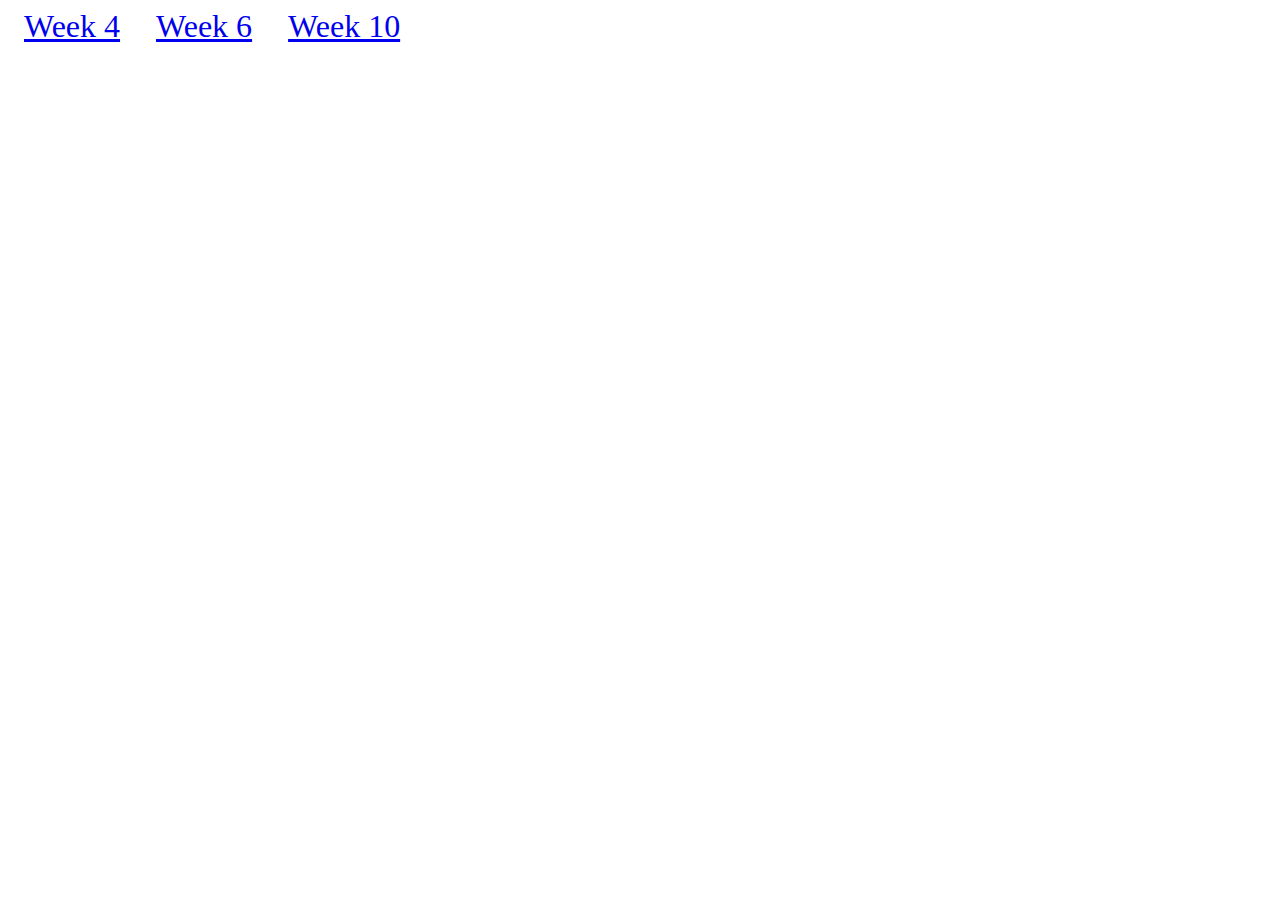
<file: index.html>
<!DOCTYPE html>
<html lang="en">
<head>
    <meta charset="UTF-8">
    <meta name="viewport" content="width=device-width, initial-scale=1.0">
    <meta http-equiv="X-UA-Compatible" content="ie=edge">
    <title>Document</title>
</head>
<body>
    
    <a style="font-size: 2em; margin: 0 0.5em;" href="./week_04/"> Week 4</a>
    <a style="font-size: 2em; margin: 0 0.5em;" href="./week_06/"> Week 6</a>
    <a style="font-size: 2em; margin: 0 0.5em;" href="./week_10/"> Week 10</a>
</body>
</html>
</file>
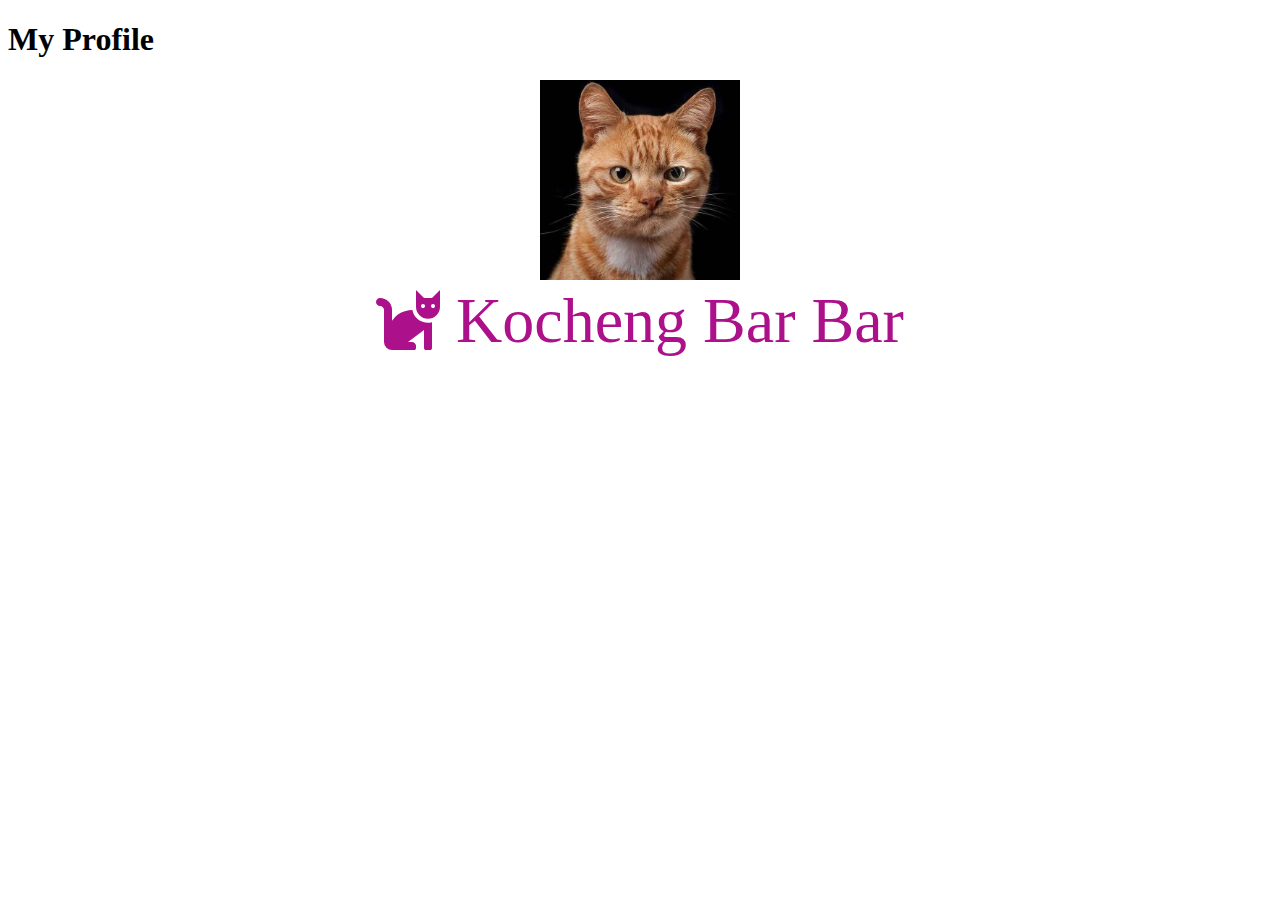
<file: backup/index.html>
<!DOCTYPE html>
<html lang="en">
<head>
    <title>Michael Tamsil's Website</title>
    <link rel="stylesheet" href="./css/all.min.css">
    <link rel="stylesheet" href="./style.css">
</head>
<body>
    <h1>My Profile</h1>

    <div class="myphoto">
        <img src="./profile.jpg">
    </div>

    <div class="myname">
        <i class="fas fa-cat"></i> 
        Kocheng Bar Bar
    </div>
    
</body>
</html>
</file>
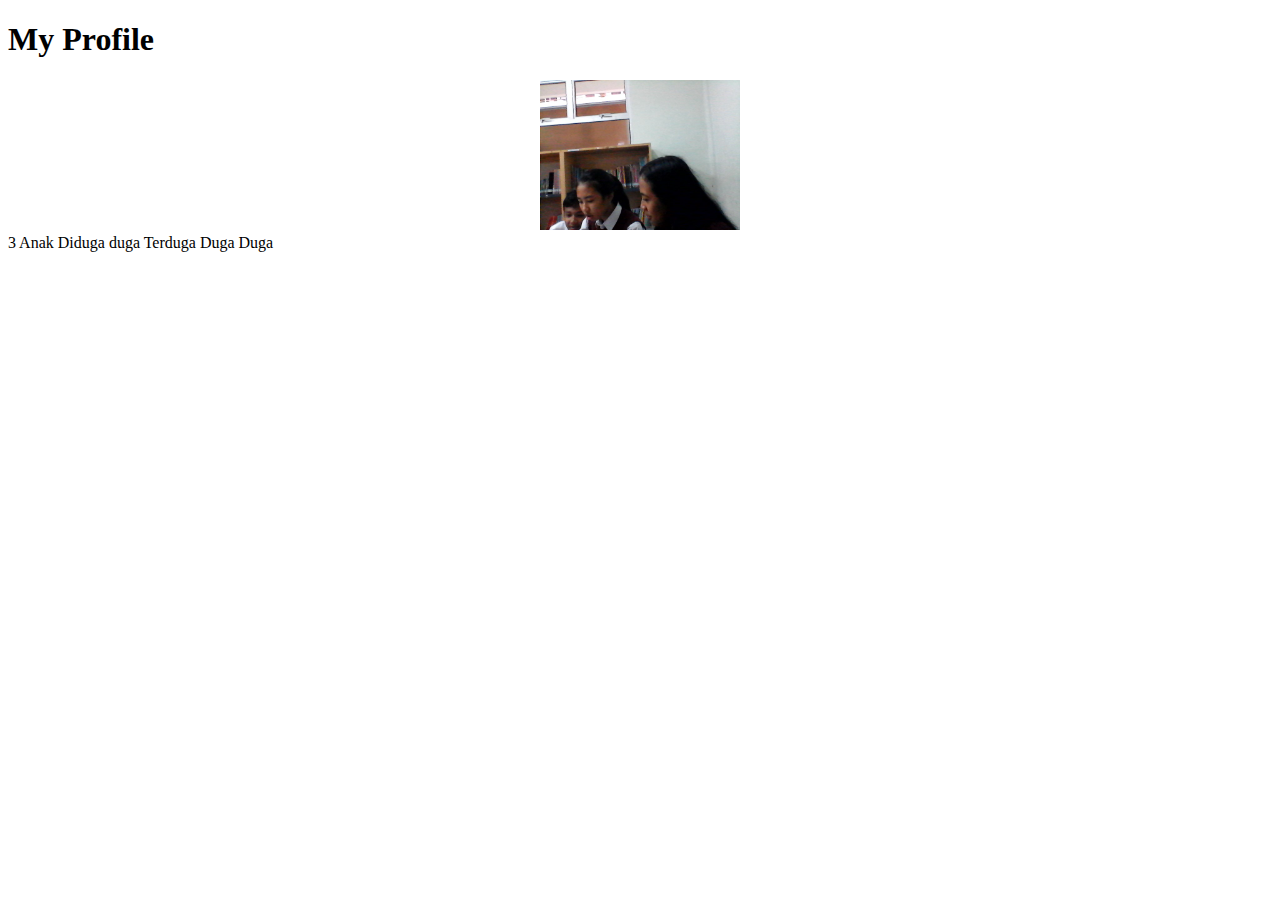
<file: week_04/index.html>
<!DOCTYPE html>
<html lang="en">
<head>
    <title>Kurnia Cantra's Website</title>

<link rel="stylesheet" href="style.css">

</head>
<body>
   <h1>My Profile </h1> 
   
   <div class="myphoto" > 
    <img src="./hi.jpg" alt=""> 
   </div> 

   <div class="My Name">3 Anak Diduga duga Terduga Duga Duga</div>
</body>
</html>
</file>
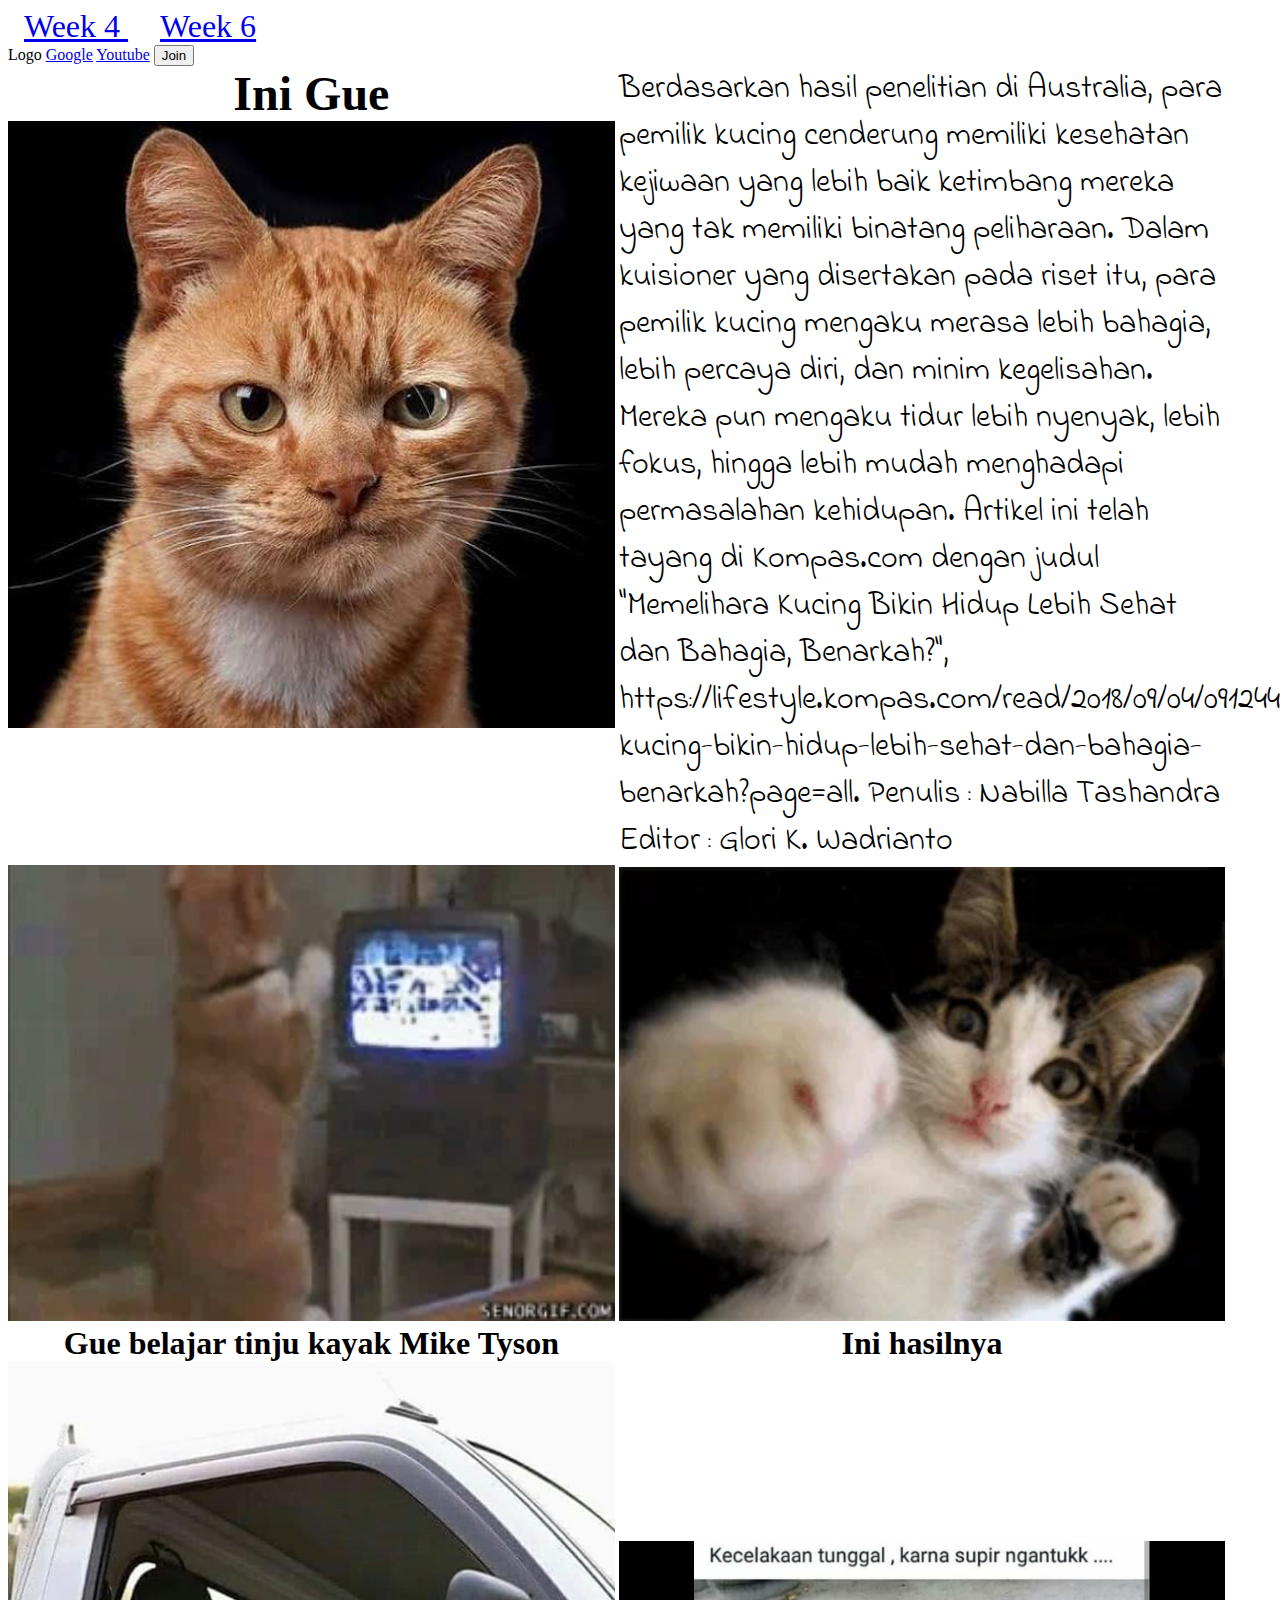
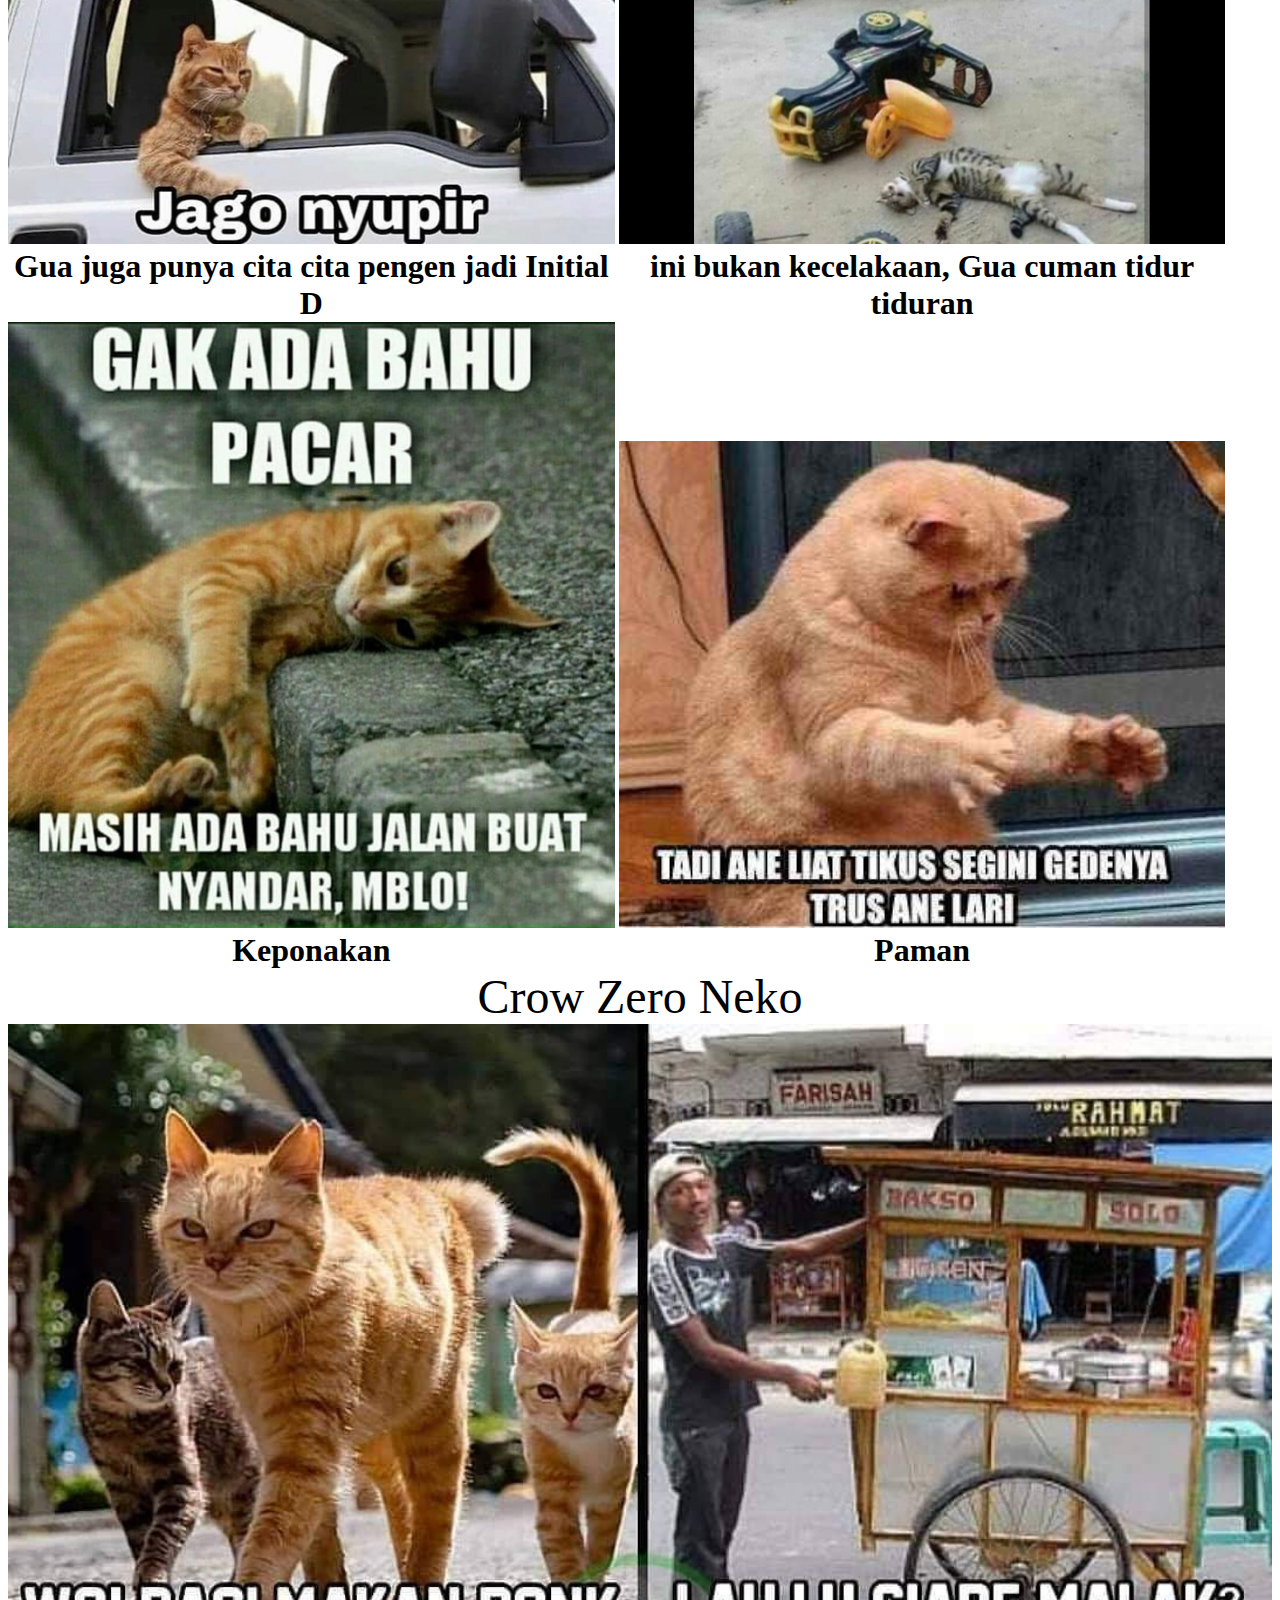
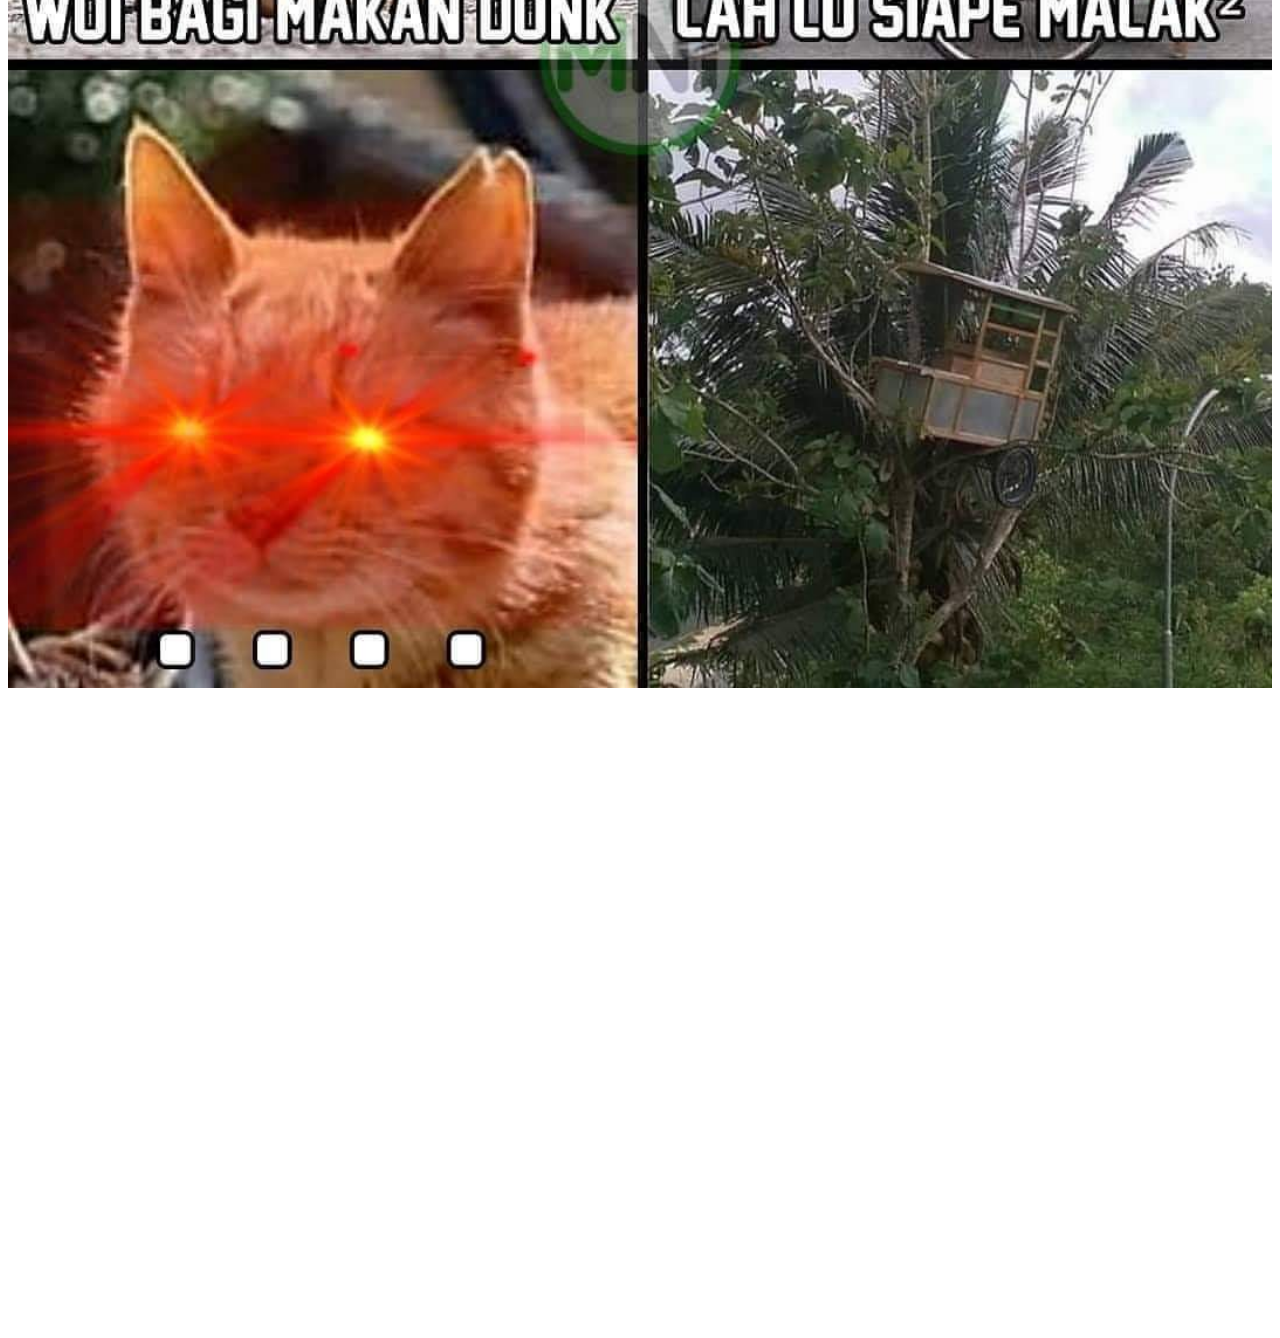
<file: week_06/index.html>
<!DOCTYPE html>
<html lang="en">

<head>
    <meta charset="UTF-8">
    <meta name="viewport" content="width=device-width, initial-scale=1.0">
    <meta http-equiv="X-UA-Compatible" content="ie=edge">
    <link href="https://fonts.googleapis.com/css?family=Indie+Flower&display=swap" rel="stylesheet">

    <link rel="stylesheet" href="style.css">

    
    <title>Kucing Bar Bar</title>
</head>

<body>
    <a href="./../week_04/" 
        style="font-size:2em; margin: auto 0.5em;">
        Week 4
    </a>
    <a href="./week_06" 
        style="font-size:2em; margin: auto 0.5em;">
        Week 6
    </a>
    
    <div class="header">
        Logo
        <a href="www.google.com">Google</a>
        <a href="www.youtube.com">Youtube</a>
        <button>Join</button>
    </div>

    <div class="main-profile"></div>
    <div style="width:48%; display: inline-block">
        <div style="text-align: center; font-size: 3em; font-weight: bolder">Ini Gue</div>
        <img src="./images/profile.jpg" style="width:100%; float: left;">

        <!-- <div style="text-align: center; font-size: 3em; font-weight: bolder">Kocheng <span
            style="color: orange">Oren</span> Bar Bar</div> -->
    </div>

    <div style=" width:48%; display: inline-block; 
font-size:2em;
font-family: 'Indie Flower', cursive;
vertical-align: top;
">Berdasarkan hasil penelitian di Australia, para pemilik kucing cenderung memiliki kesehatan kejiwaan yang lebih baik
        ketimbang mereka yang tak memiliki binatang peliharaan. Dalam kuisioner yang disertakan pada riset itu, para
        pemilik kucing mengaku merasa lebih bahagia, lebih percaya diri, dan minim kegelisahan. Mereka pun mengaku tidur
        lebih nyenyak, lebih fokus, hingga lebih mudah menghadapi permasalahan kehidupan.

        Artikel ini telah tayang di Kompas.com dengan judul "Memelihara Kucing Bikin Hidup Lebih Sehat dan Bahagia,
        Benarkah?",
        https://lifestyle.kompas.com/read/2018/09/04/091244720/memelihara-kucing-bikin-hidup-lebih-sehat-dan-bahagia-benarkah?page=all.
        Penulis : Nabilla Tashandra
        Editor : Glori K. Wadrianto
    </div>



    <!-- begin baris pertama -->
    <div>
        <div class="gallery">
            <img src="./images/mike_tyson_cat.webp">
            <div>Gue belajar tinju kayak Mike Tyson</div>
        </div>
        <div class="gallery">
            <img src="./images/neko_punch.webp">
            <div>Ini hasilnya</div>
        </div>
    </div>
    <!-- end baris pertama -->



    <!-- begin baris kedua -->
    <div>
        <div class="gallery">
            <img src="./images/jago_nyupir.jpg">
            <div>Gua juga punya cita cita pengen jadi
                Initial D</div>
        </div>
        <div class="gallery">
            <img src="./images/5-meme-drama-kucing-di-sosmed-ini-dijamin-ngakak-102751.jpg">
            <div>ini bukan kecelakaan, Gua cuman tidur
                tiduran</div>
        </div>
    </div>
    <!-- end baris kedua -->

    <!-- begin baris ketiga -->
    <div>
        <div class="gallery">
            <img src="./images/bahu_jalan.jpg">
            <div>Keponakan</div>
        </div>
        <div class="gallery">
            <img src="./images/takut_tikus.jpeg">
            <div>Paman</div>
        </div>
    </div>
    <!-- end baris ketiga -->

    <div>
            <div style="text-align: center; font-size: 3em;">Crow Zero Neko</div>
        <img src="./images/malak.jpg" width="100%">
        
    </div>

    <iframe width="560" height="315" src="https://www.youtube.com/embed/6EHe_vfJGgo" frameborder="0"
        allow="accelerometer; autoplay; encrypted-media; gyroscope; picture-in-picture" allowfullscreen></iframe>
    <iframe width="560" height="315" src="https://www.youtube.com/embed/HcpGGmoVIag" frameborder="0"
        allow="accelerometer; autoplay; encrypted-media; gyroscope; picture-in-picture" allowfullscreen></iframe>
    <iframe width="560" height="315" src="https://www.youtube.com/embed/mIcqka6fG24" frameborder="0"
        allow="accelerometer; autoplay; encrypted-media; gyroscope; picture-in-picture" allowfullscreen></iframe>
</body>

</html>
</file>
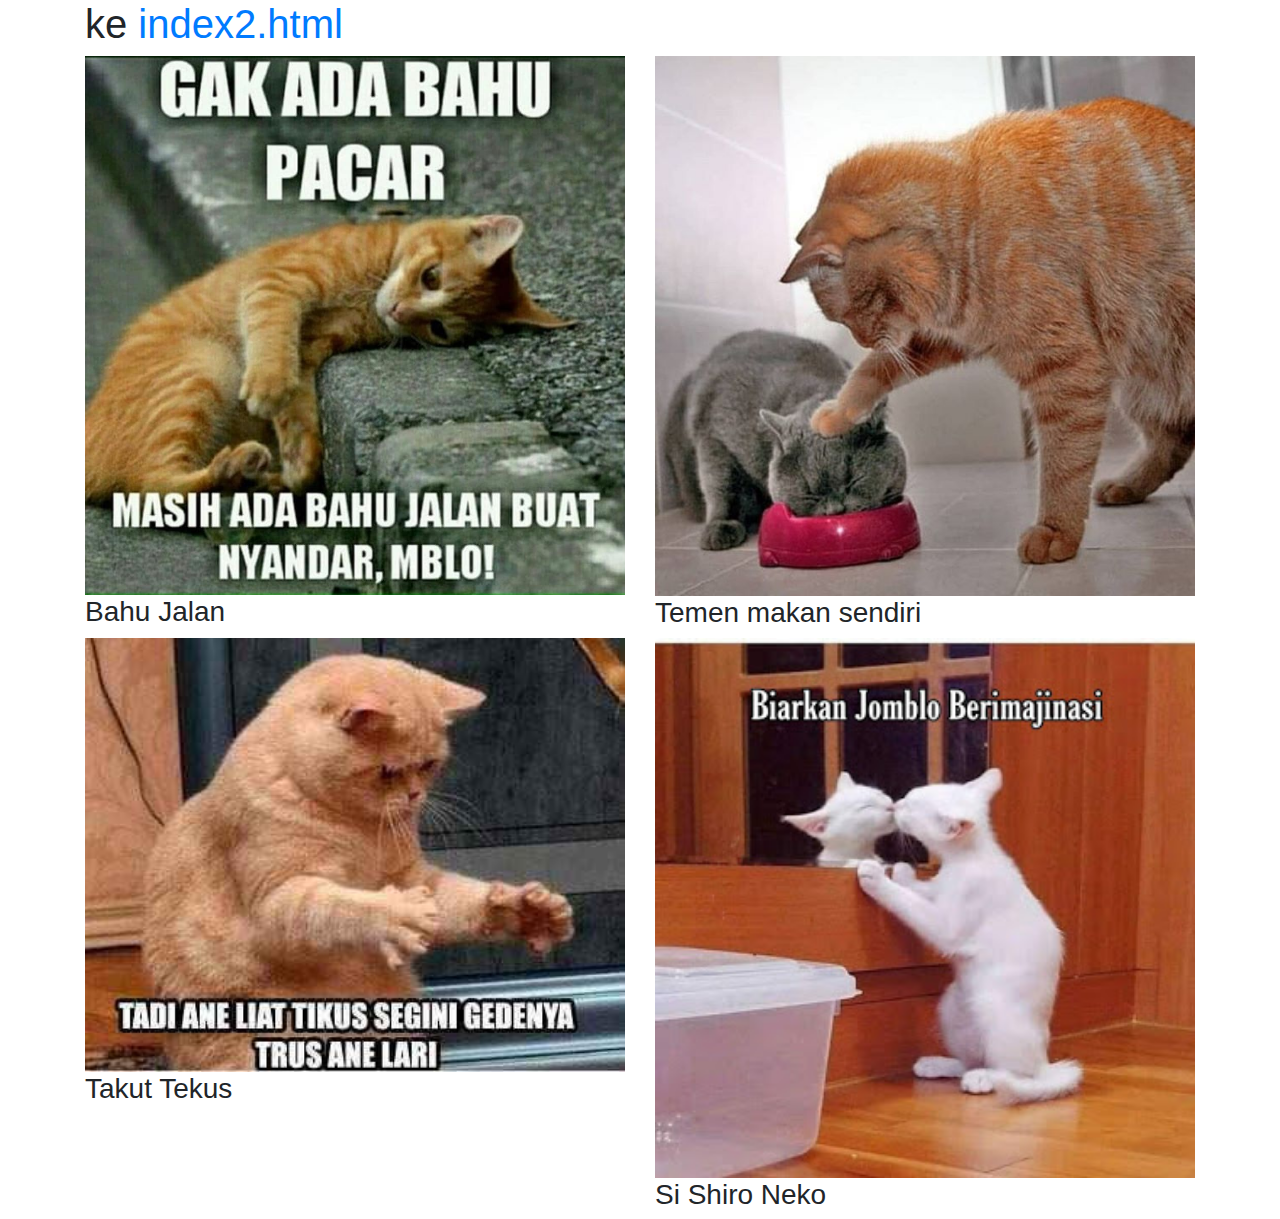
<file: week_10/index.html>
<!doctype html>
<html lang="en">
  <head>
    <!-- Required meta tags -->
    <meta charset="utf-8">
    <meta name="viewport" content="width=device-width, initial-scale=1, shrink-to-fit=no">

    <!-- Bootstrap CSS -->
    <link rel="stylesheet" href="https://stackpath.bootstrapcdn.com/bootstrap/4.3.1/css/bootstrap.min.css" integrity="sha384-ggOyR0iXCbMQv3Xipma34MD+dH/1fQ784/j6cY/iJTQUOhcWr7x9JvoRxT2MZw1T" crossorigin="anonymous">

    <title>Gallery Kocheng</title>
  </head>
  <body>


    <div class="container">
      <h1> ke <a href="./index2.html">index2.html</a></h1>
      <div class="row">
        <div class="col-md-6">
          <img src="./images/bahu_jalan.jpg" class="w-100">
          <h3>Bahu Jalan</h3>
        </div>
        
        <div class="col-md-6">
            <img src="./images/66422781_643875846111008_2262951068191952981_n.jpg" alt="" class="w-100">
            <h3>Temen makan sendiri</h3>
        </div>


        <div class="col-md-6">
            <img src="./images/takut_tikus.jpeg" alt="" class="w-100">
            <h3>Takut Tekus</h3>
        </div>
        <div class="col-md-6">
            <img src="./images/jomblo_berimajinasi.jpg" alt="" class="w-100">
            <h3>Si Shiro Neko</h3>
        </div>

      </div>


    </div>



    <!-- Optional JavaScript -->
    <!-- jQuery first, then Popper.js, then Bootstrap JS -->
    <script src="https://code.jquery.com/jquery-3.3.1.slim.min.js" integrity="sha384-q8i/X+965DzO0rT7abK41JStQIAqVgRVzpbzo5smXKp4YfRvH+8abtTE1Pi6jizo" crossorigin="anonymous"></script>
    <script src="https://cdnjs.cloudflare.com/ajax/libs/popper.js/1.14.7/umd/popper.min.js" integrity="sha384-UO2eT0CpHqdSJQ6hJty5KVphtPhzWj9WO1clHTMGa3JDZwrnQq4sF86dIHNDz0W1" crossorigin="anonymous"></script>
    <script src="https://stackpath.bootstrapcdn.com/bootstrap/4.3.1/js/bootstrap.min.js" integrity="sha384-JjSmVgyd0p3pXB1rRibZUAYoIIy6OrQ6VrjIEaFf/nJGzIxFDsf4x0xIM+B07jRM" crossorigin="anonymous"></script>
  </body>
</html>
</file>
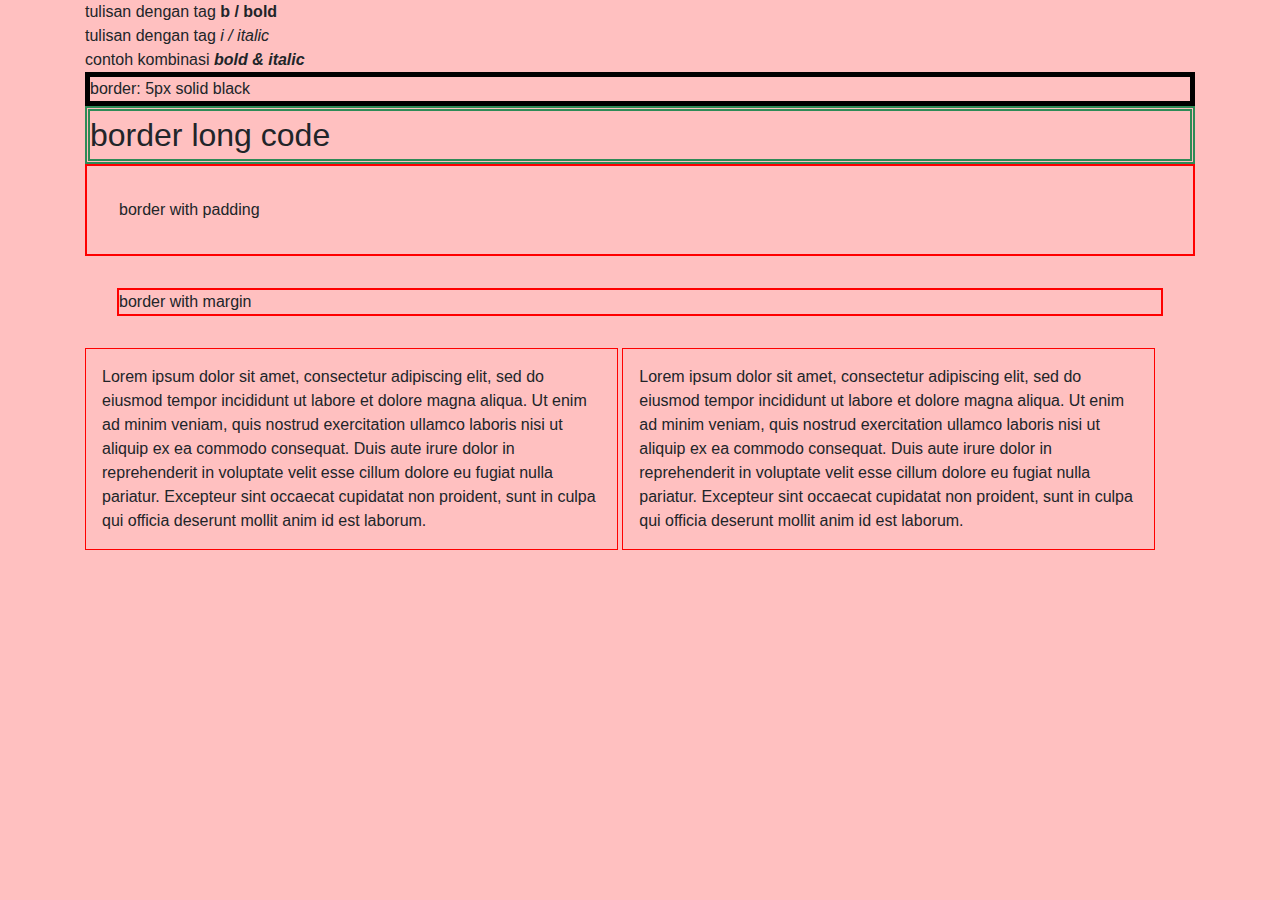
<file: week_13/index.html>
<!DOCTYPE html>
<html lang="en">
<head>
    <meta charset="UTF-8">
    <meta name="viewport" content="width=device-width, initial-scale=1.0">
    <meta http-equiv="X-UA-Compatible" content="ie=edge">
    <title>week 13</title>

    <!-- contoh external link CSS    -->
    <link rel="stylesheet" href="https://stackpath.bootstrapcdn.com/bootstrap/4.3.1/css/bootstrap.min.css" integrity="sha384-ggOyR0iXCbMQv3Xipma34MD+dH/1fQ784/j6cY/iJTQUOhcWr7x9JvoRxT2MZw1T" crossorigin="anonymous">

    <!-- dibawah ini adalah contoh internal CSS  -->

    <!-- warna bisa text, rgb dan hexa (yg pakai #) -->
    <style>
        h1{
            color:#4169e1
        }
    </style>

</head>
<!-- contoh inline CSS -->
<body style="background-color: #ffc0c0">
    <div class="container">
        tulisan dengan tag <b> b / bold </b>
        <br> 
        <!-- br adalah break line, buat baris baru-->
        tulisan dengan tag <i> i / italic </i>
        <br>
        contoh kombinasi <b><i> bold & italic </i></b>
        <br>

        <div style="border: 5px solid black">
            border: 5px solid black
        </div>

        <div style="
            border-color: seagreen;
            border-style: double;
            border-width: 5px;
            font-size: 2em;"
        >
            border long code
        </div>

        <div style="border:2px solid red; padding:2em;">
            border with padding
        </div>

        <div style="border:2px solid red; margin:2em;">
            border with margin
        </div>

        <div style="
            width:48%;
            display:inline-block;
            border: 1px solid red;
            padding: 1em;
            ">
            Lorem ipsum dolor sit amet, consectetur adipiscing elit, sed do eiusmod tempor incididunt ut labore et dolore magna aliqua. Ut enim ad minim veniam, quis nostrud exercitation ullamco laboris nisi ut aliquip ex ea commodo consequat. Duis aute irure dolor in reprehenderit in voluptate velit esse cillum dolore eu fugiat nulla pariatur. Excepteur sint occaecat cupidatat non proident, sunt in culpa qui officia deserunt mollit anim id est laborum.
        </div>
        
        <div style="
            width:48%;
            display:inline-block;
            border: 1px solid red;
            padding: 1em;
            ">
            Lorem ipsum dolor sit amet, consectetur adipiscing elit, sed do eiusmod tempor incididunt ut labore et dolore magna aliqua. Ut enim ad minim veniam, quis nostrud exercitation ullamco laboris nisi ut aliquip ex ea commodo consequat. Duis aute irure dolor in reprehenderit in voluptate velit esse cillum dolore eu fugiat nulla pariatur. Excepteur sint occaecat cupidatat non proident, sunt in culpa qui officia deserunt mollit anim id est laborum.
        </div>
    </div>
</body>
</html>
</file>
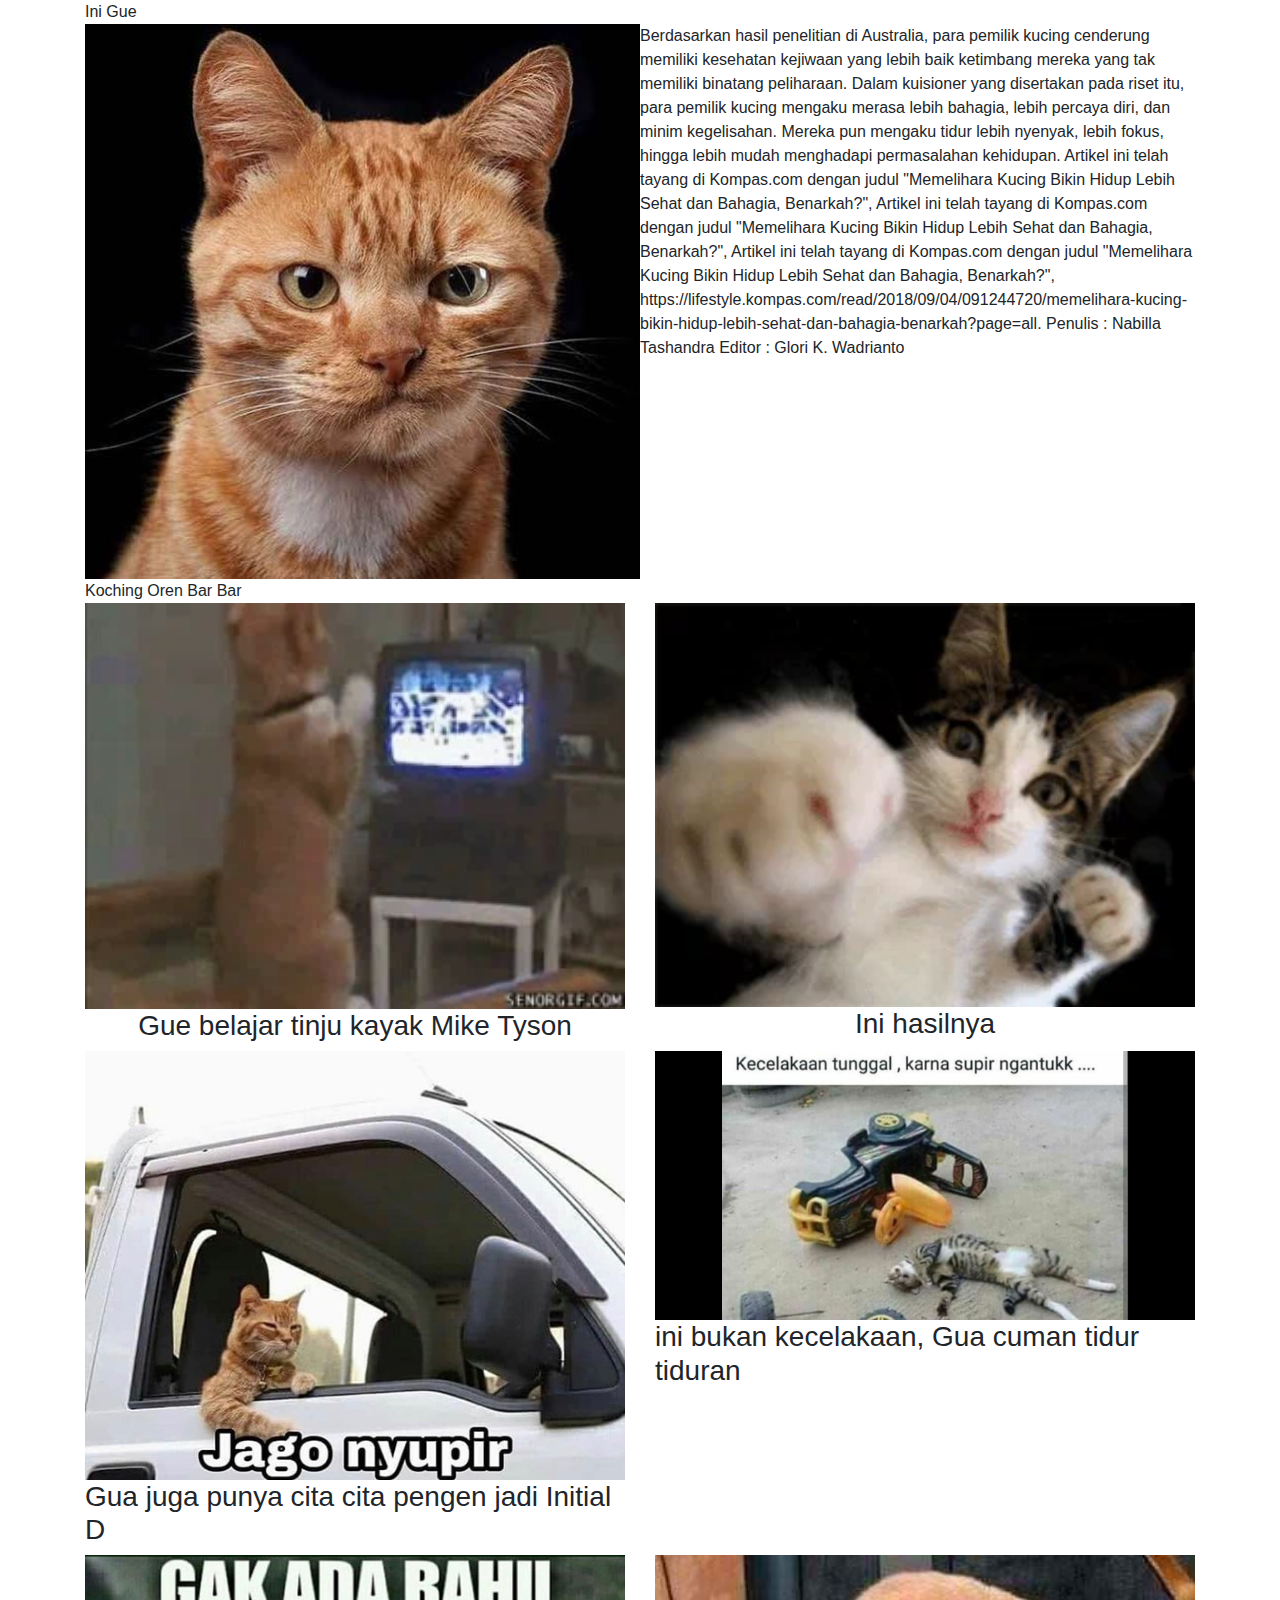
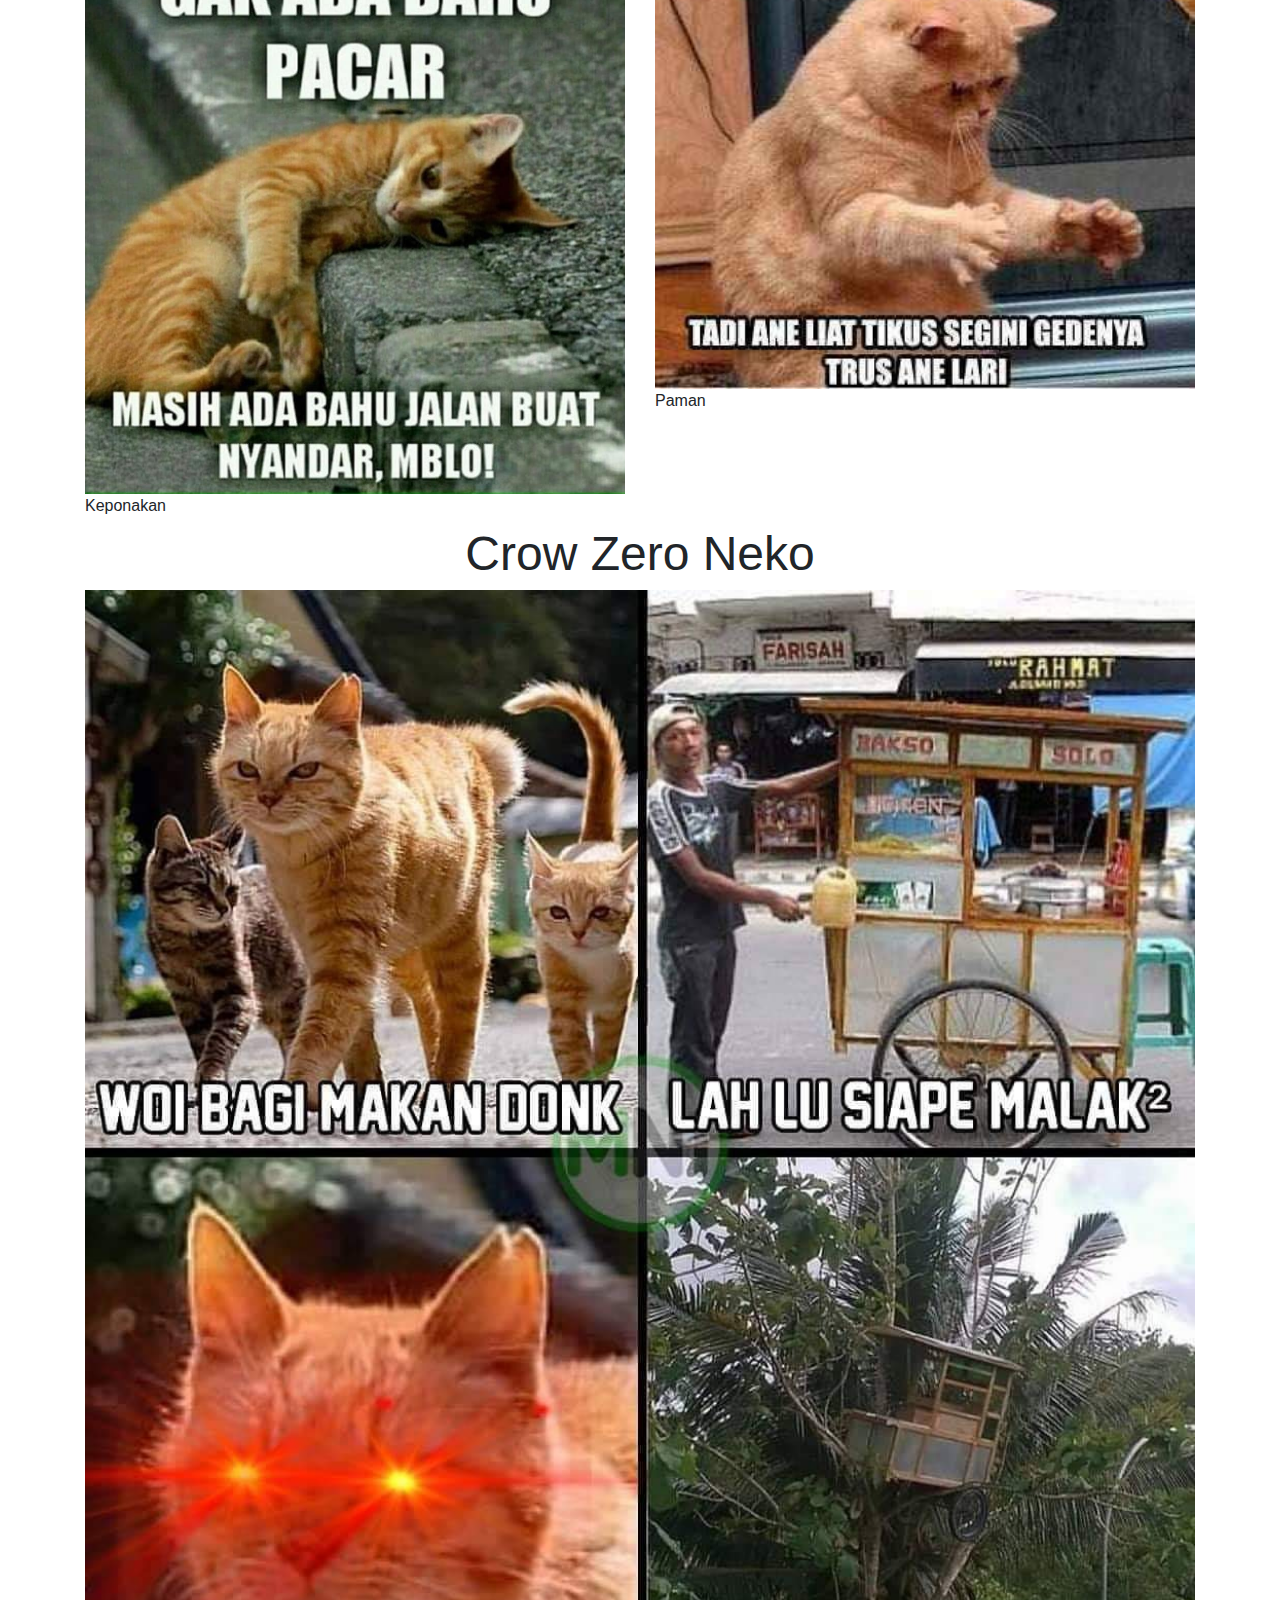
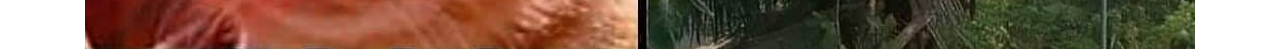
<file: week_06/index2.html>
<!DOCTYPE html>
<html lang="en">

<head>
    <meta charset="UTF-8">
    <meta name="viewport" content="width=device-width, initial-scale=1.0">
    <meta http-equiv="X-UA-Compatible" content="ie=edge">
    <link href="https://fonts.googleapis.com/css?family=Indie+Flower&display=swap" rel="stylesheet">
    <link rel="stylesheet" href="https://stackpath.bootstrapcdn.com/bootstrap/4.3.1/css/bootstrap.min.css" integrity="sha384-ggOyR0iXCbMQv3Xipma34MD+dH/1fQ784/j6cY/iJTQUOhcWr7x9JvoRxT2MZw1T" crossorigin="anonymous">
    <!-- <link rel="stylesheet" href="style2.css"> -->

    <title>Kucing Bar Bar</title>
</head>

<body>

    <div class="container">
        <div class="header">
            <div>Ini Gue</div>
            <div class="w-50 float-left">
                <img class="w-100" src="./images/profile.jpg">
                Koching Oren Bar Bar
            </div>
            Berdasarkan hasil penelitian di Australia, para pemilik kucing cenderung memiliki kesehatan kejiwaan yang
            lebih baik
            ketimbang mereka yang tak memiliki binatang peliharaan. Dalam kuisioner yang disertakan pada riset itu, para
            pemilik kucing mengaku merasa lebih bahagia, lebih percaya diri, dan minim kegelisahan. Mereka pun mengaku
            tidur
            lebih nyenyak, lebih fokus, hingga lebih mudah menghadapi permasalahan kehidupan.

            Artikel ini telah tayang di Kompas.com dengan judul "Memelihara Kucing Bikin Hidup Lebih Sehat dan Bahagia,
            Benarkah?", Artikel ini telah tayang di Kompas.com dengan judul "Memelihara Kucing Bikin Hidup Lebih Sehat
            dan Bahagia,
            Benarkah?", Artikel ini telah tayang di Kompas.com dengan judul "Memelihara Kucing Bikin Hidup Lebih Sehat
            dan Bahagia,
            Benarkah?",
            https://lifestyle.kompas.com/read/2018/09/04/091244720/memelihara-kucing-bikin-hidup-lebih-sehat-dan-bahagia-benarkah?page=all.
            Penulis : Nabilla Tashandra
            Editor : Glori K. Wadrianto
        </div>

        <div class="clearfix"></div>


        <!-- begin baris pertama -->
        <div class="row">
            <div class="col-md-6">
                <img class="w-100" src="./images/mike_tyson_cat.webp">
                <h3 class="text-center">Gue belajar tinju kayak Mike Tyson</h3>
            </div>
            <div class="col-md-6">
                <img class="w-100" src="./images/neko_punch.webp">
                <h3 class="text-center">Ini hasilnya</h3>
            </div>
        </div>
        <!-- end baris pertama -->


        <!-- begin baris kedua -->
        <div class="row">
            <div class="col-md-6">
                <img class="w-100" src="./images/jago_nyupir.jpg">
                <h3>Gua juga punya cita cita pengen jadi Initial D</h3>
            </div>
            <div class="col-md-6">
                <img class="w-100" src="./images/5-meme-drama-kucing-di-sosmed-ini-dijamin-ngakak-102751.jpg">
                <h3>ini bukan kecelakaan, Gua cuman tidur tiduran</h3>
            </div>
        </div>
        <!-- end baris kedua -->

        <!-- begin baris ketiga -->
        <div class="row">
            <div class="col-md-6">
                <img class="w-100" src="./images/bahu_jalan.jpg">
                <div>Keponakan</div>
            </div>
            <div class="col-md-6">
                <img class="w-100" src="./images/takut_tikus.jpeg">
                <div>Paman</div>
            </div>
        </div>
        <!-- end baris ketiga -->

        <div class="garis-oren">
            <div style="text-align: center; font-size: 3em;">Crow Zero Neko</div>
            <img src="./images/malak.jpg" width="100%">
        </div>

        <div class="row">
            <div class="col-sm-12">
                <h1 style="text-align: center">Yotube saya</h1>
            </div>
            <div class="col-md-6 col-lg-4">
                    <iframe class="w-100" height="315" src="https://www.youtube.com/embed/6EHe_vfJGgo" frameborder="0"
                    allow="accelerometer; autoplay; encrypted-media; gyroscope; picture-in-picture"
                    allowfullscreen></iframe>
            </div>
            <div class="col-md-6 col-lg-4">
                    <iframe class="w-100" height="315" src="https://www.youtube.com/embed/HcpGGmoVIag" frameborder="0"
                    allow="accelerometer; autoplay; encrypted-media; gyroscope; picture-in-picture"
                    allowfullscreen></iframe>
            </div>
            <div class="col-md-6 col-lg-4">
                    <iframe class="w-100" height="315" src="https://www.youtube.com/embed/mIcqka6fG24" frameborder="0"
                    allow="accelerometer; autoplay; encrypted-media; gyroscope; picture-in-picture"
                    allowfullscreen></iframe>
            </div>
        </div>
    </div>
</body>

</html>
</file>
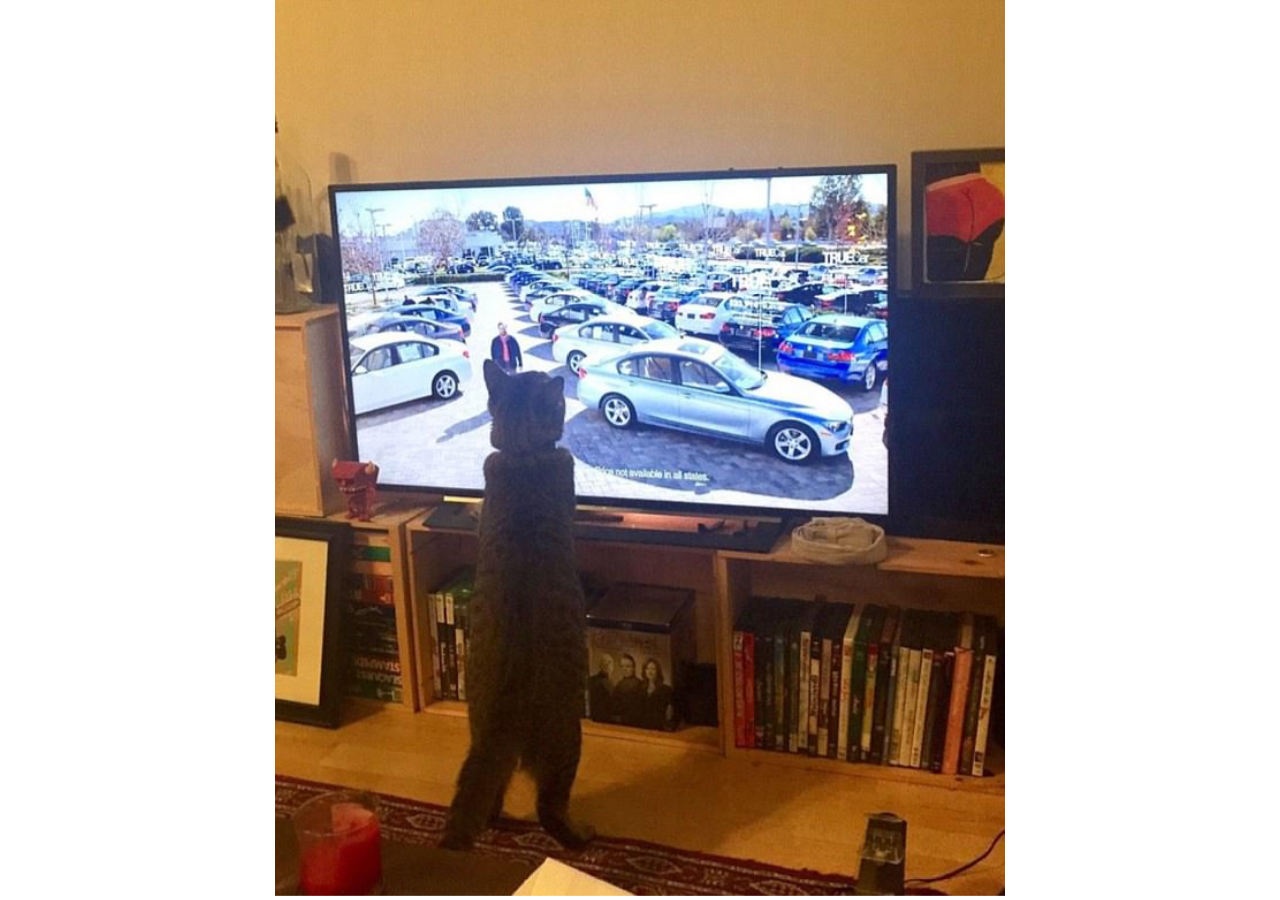
<file: week_10/carousel2.html>
<!doctype html>
<html lang="en">

<head>
    <!-- Required meta tags -->
    <meta charset="utf-8">
    <meta name="viewport" content="width=device-width, initial-scale=1, shrink-to-fit=no">

    <!-- Bootstrap CSS -->
    <link rel="stylesheet" href="https://stackpath.bootstrapcdn.com/bootstrap/4.3.1/css/bootstrap.min.css"
        integrity="sha384-ggOyR0iXCbMQv3Xipma34MD+dH/1fQ784/j6cY/iJTQUOhcWr7x9JvoRxT2MZw1T" crossorigin="anonymous">

    <title>Hello, world!</title>
</head>

<body>

    <div class="container">

        <div class="row justify-content-center">
            <div class="col-sm-8">

                <div id="carouselExampleSlidesOnly" class="carousel slide" data-ride="carousel">
                    <div class="carousel-inner">
                        <div class="carousel-item active">
                            <img src="./images/4020573100000578-4489058-image-a-61_1494349591403.jpg"
                                class="d-block w-100" alt="...">
                        </div>
                        <div class="carousel-item">
                            <img src="./images/65997172_334466567505075_1076737025650466753_n.jpg" class="d-block w-100"
                                alt="...">
                        </div>
                        <div class="carousel-item">
                            <img src="./images/Showing_them_who_is_boss_A_cat_makes_the_hierarchy_in_the_househ.jpg"
                                class="d-block w-100" alt="...">
                        </div>
                        <div class="carousel-item">
                            <img src="./images/gitar.webp" class="d-block w-100" alt="...">
                        </div>
                        <div class="carousel-item">
                            <img src="./images/maling.jpg" class="d-block w-100" alt="...">
                        </div>
                    </div>
                </div>

            </div>
        </div>


    </div>














    <!-- Optional JavaScript -->
    <!-- jQuery first, then Popper.js, then Bootstrap JS -->
    <script src="https://code.jquery.com/jquery-3.3.1.slim.min.js"
        integrity="sha384-q8i/X+965DzO0rT7abK41JStQIAqVgRVzpbzo5smXKp4YfRvH+8abtTE1Pi6jizo" crossorigin="anonymous">
    </script>
    <script src="https://cdnjs.cloudflare.com/ajax/libs/popper.js/1.14.7/umd/popper.min.js"
        integrity="sha384-UO2eT0CpHqdSJQ6hJty5KVphtPhzWj9WO1clHTMGa3JDZwrnQq4sF86dIHNDz0W1" crossorigin="anonymous">
    </script>
    <script src="https://stackpath.bootstrapcdn.com/bootstrap/4.3.1/js/bootstrap.min.js"
        integrity="sha384-JjSmVgyd0p3pXB1rRibZUAYoIIy6OrQ6VrjIEaFf/nJGzIxFDsf4x0xIM+B07jRM" crossorigin="anonymous">
    </script>
</body>

</html>
</file>
<file: backup/style.css>
.myphoto {
    text-align:center;
}
.myphoto img{
    width:200px;
}

.myname {
    color: rgb(172, 16, 138);
    font-size: 64px;
    text-align: center;
}
</file>
<file: week_04/style.css>
.myphoto {
        text-align: center;
} 
.myphoto img{ 
    width:200px; 
}

.myname {
        color: rgb(10, 25, 165);
        font-size: 64px;
        text-align: center;
}
</file>
<file: week_06/style.css>
.gallery {
    display: inline-block;
    width: 48%;
}

.gallery > img {
    width: 100%
}

.gallery > div {
    text-align: center;
    font-weight: bolder;
    font-size: 2em;
}

.garis-oren {
    border:1em solid rgb(255, 189, 103);
    margin-bottom: 2em;
    border-radius:0.5em;
}
</file>
<file: week_06/style2.css>
.gallery {
    display: inline-block;
    border:1em solid rgb(255, 189, 103);
    border-radius:0.5em;
    width: 48%;
}

.gallery > img {
    width: 100%
}

.gallery > div {
    text-align: center;
    font-weight: bolder;
    font-size: 2em;
}

.garis-oren {
    border:1em solid rgb(255, 189, 103);
    margin-bottom: 2em;
    border-radius:0.5em;
}
</file>
